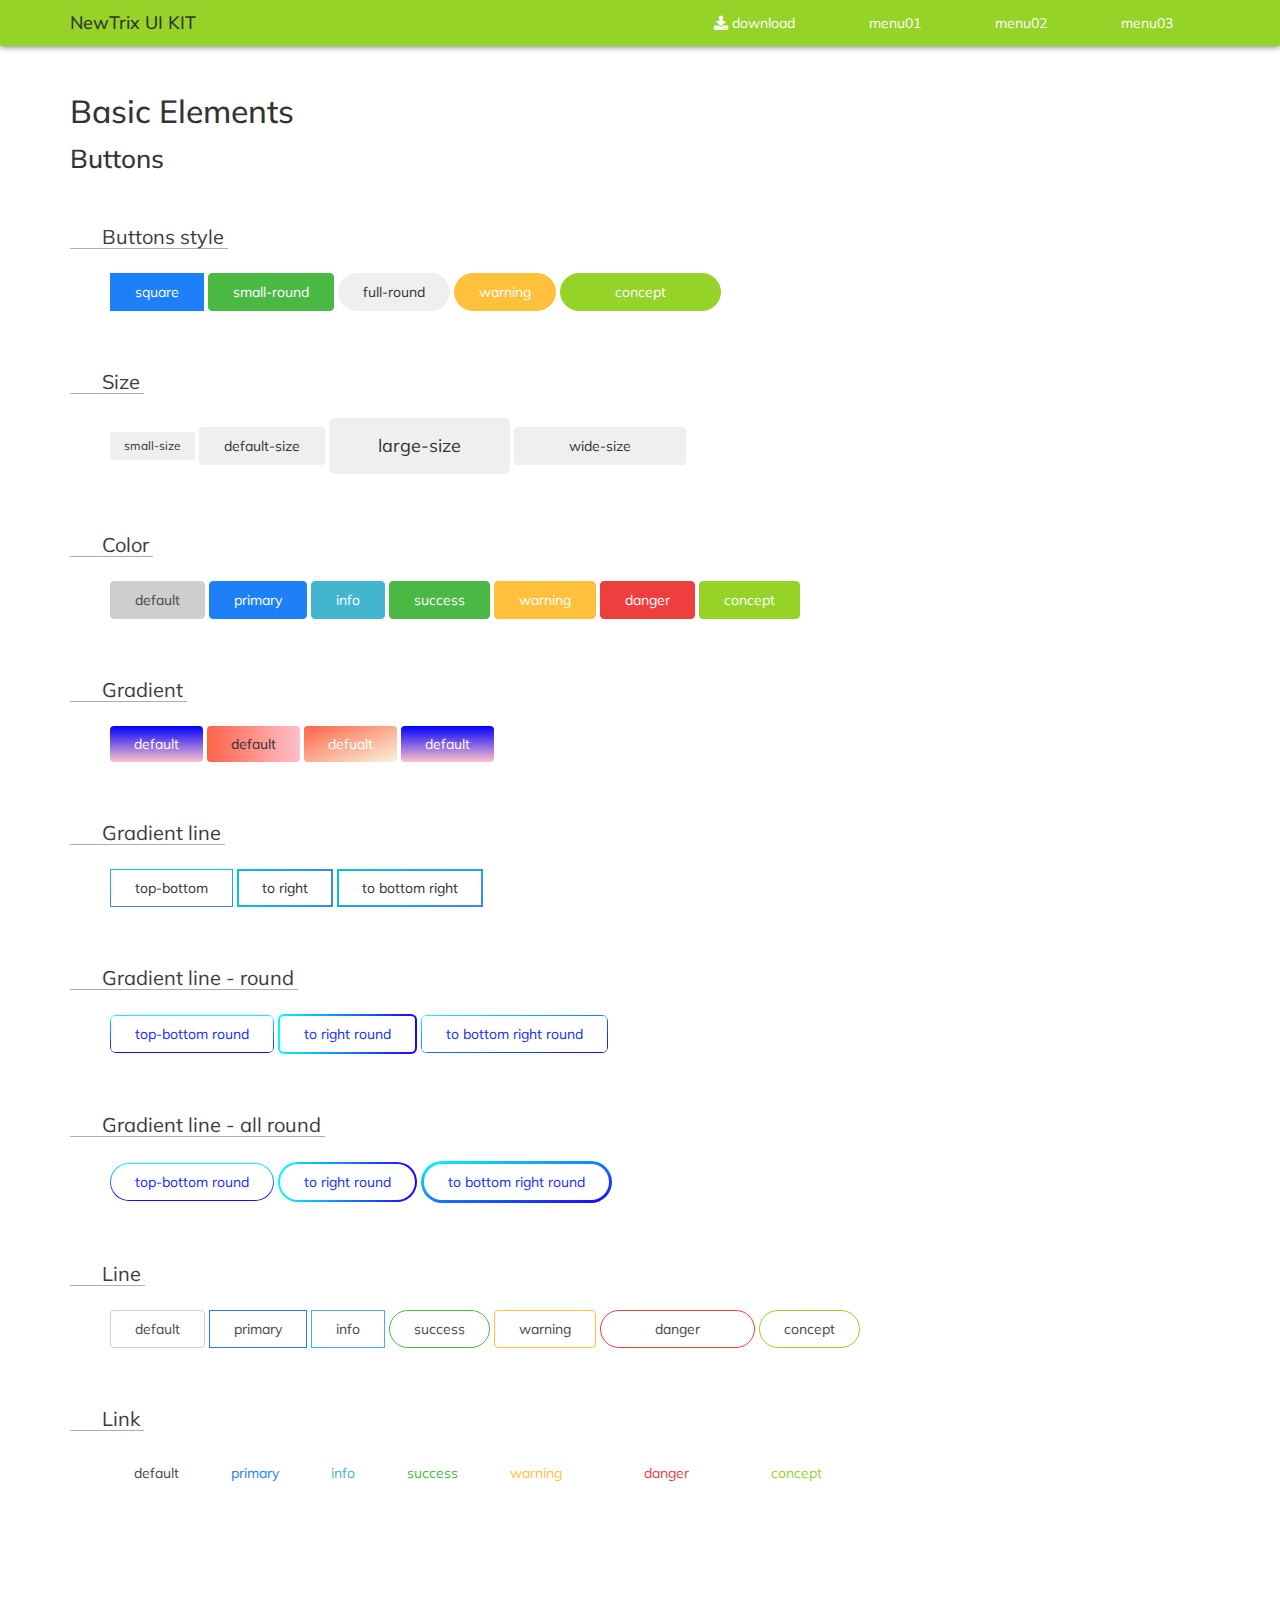
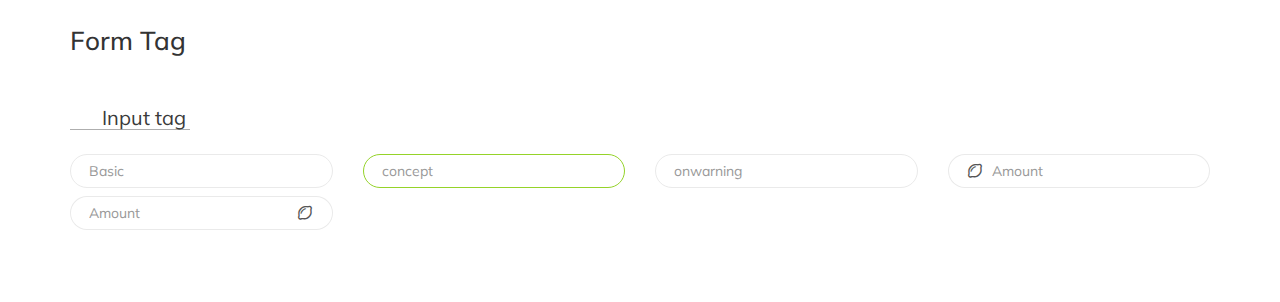
<file: conponent-page/index.html>
<!DOCTYPE html>
<html lang="ko">
<head>
    <meta charset="utf-8">
    <title>Newtrix Style page</title>
    <link href="https://fonts.googleapis.com/css?family=Muli|Nanum+Gothic" rel="stylesheet">
    <link rel="stylesheet" type="text/css" href="css/bootstrap.css">
    <!-- <link rel="stylesheet" type="text/css" href="css/bootstrap-theme.css"> -->
    <link rel="stylesheet" type="text/css" href="css/fontawesome-all.css">
    <link rel="stylesheet" type="text/css" href="css/select2.css" />
    <link rel="stylesheet" type="text/css" href="css/main.css">
    <script src="js/jquery-3.3.1.js"></script>
    <script src="js/jquery-ui.js"></script>
    <script src="js/bootstrap.js"></script>
    <script src="js/select2.js"></script>
    <script src="js/icon-withform-line-on.js"></script>
</head>
<body>

  <header class="container-fluid">
    <div class="container">
         <h1 class="logo">NewTrix UI KIT</h1>
         <ul class="main_menu">
             <li>
               <button class="btn on_shadow download"><i class="fas fa-download"></i> download</a></button>
             </li>
             <li>
               <button class="btn btn-link btn-all-round">menu01</button>
             </li>
             <li>
               <button class="btn btn-link btn-all-round">menu02</button>
             </li>
             <li>
               <button class="btn btn-link btn-all-round">menu03</button>
             </li>
          </ul>
    </div>
  </header>
  <div>
    
  </div>
  
  <section>
    <div class="container">
      <h3>Basic Elements</h3>
      <h4>Buttons</h4>
      <div id="button_style">
        <p class="element"><span>Buttons style</span></p>
        <button class="btn btn_square btn-primary">square</button>
        <button class="btn default  btn-success">small-round</button>
        <button class="btn btn_all_round">full-round</button>
        <button class="btn btn-warning btn_all_round">warning</button>
        <button class="btn btn-concept btn-wd btn_all_round on_shadow">concept</button>

        <p class="element"><span>Size</span></p>
        <button class="btn btn-sm">small-size</button>
        <button class="btn">default-size</button>
        <button class="btn btn-lg">large-size</button>
        <button class="btn btn-wd">wide-size</button>

        <p class="element"><span>Color</span></p>
        <button class="btn btn-default">default</button>
        <button class="btn btn-primary on_shadow">primary</button>
        <button class="btn btn-info">info</button>
        <button class="btn btn-success">success</button>
        <button class="btn btn-warning">warning</button>
        <button class="btn btn-danger">danger</button>
        <button class="btn btn-concept">concept</button>

        <p class="element"><span>Gradient</span></p>
        <button class="btn gradi-bg-t-b font-white">default</button>
        <button class="btn gradi-bg-to-r">default</button>
        <button class="btn gradi-bg-to-br font-white">defualt</button>
        <button class="btn gradi-bg-t-b font-white">default</button>

        <p class="element"><span>Gradient line</span></p>
        <button class="btn gradi-L-t-b">top-bottom</button>
        <button class="btn gradi-L-to-r width2px">to right</button>
        <button class="btn gradi-L-to-br width2px">to bottom right</button>

         <p class="element"><span>Gradient line - round</span></p>
        <button class="btn gradi-L-t-b-round"><span>top-bottom round</span></button>
        <button class="btn gradi-L-to-r-round width2px"><span>to right  round</span></button>
        <button class="btn gradi-L-to-br-round "><span>to bottom right round</span></button>

        <p class="element"><span>Gradient line - all round</span></p>
        <button class="btn gradi-L-t-b-allround"><span>top-bottom round</span></button>
        <button class="btn gradi-L-to-r-allround width2px"><span>to right  round</span></button>
        <button class="btn gradi-L-to-br-allround width3px"><span>to bottom right round</span></button>

        <p class="element"><span>Line</span></p>
        <button class="btn btn-line btn-default">default</button>
        <button class="btn btn-line btn_square btn-primary">primary</button>
        <button class="btn btn-line btn_square btn-info">info</button>
        <button class="btn btn-line btn-success btn_all_round">success</button>
        <button class="btn btn-line btn-warning">warning</button>
        <button class="btn btn-line btn-danger btn-wd btn_all_round">danger</button>
        <button class="btn btn-line btn-concept btn_all_round">concept</button>

        <p class="element"><span>Link</span></p>
        <button class="btn btn-link btn-default">default</button>
        <button class="btn btn-link btn-primary btn_square">primary</button>
        <button class="btn btn-link btn-info">info</button>
        <button class="btn btn-link btn-success on_shadow">success</button>
        <button class="btn btn-link btn-warning">warning</button>
        <button class="btn btn-link btn-danger btn-wd btn_all_round">danger</button>
        <button class="btn btn-link btn-concept btn_all_round on_shadow">concept</button>
      </div>
    </div>
  </section>

  <section>
    <div class="container">
      <h4>Form Tag</h4>
      <div id="input_style">
        <p class="element"><span>Input tag</span></p>
        <div class="row">
          <div class="col-lg-3 col-md-3 col-sm-6 col-xs-12">
            <div class="form-group">
              <input type="text" name="" class="form-control " placeholder="Basic">
            </div>
          </div>
          <div class="col-lg-3 col-md-3 col-sm-6 col-xs-12">
            <div class="form-group ctr-success">
              <input type="text" name="" class="form-control form-control-concept" placeholder="concept">
            </div>
          </div>
          <div class="col-lg-3 col-md-3 col-sm-6 col-xs-12">
            <div class="form-group line-on-primary">
              <input type="text" name="" class="form-control " placeholder="onwarning">
            </div>
          </div>
          <form class="form-inline col-lg-3 col-md-3 col-sm-6 col-xs-12">
            <div class="form-group form-control-icon-left line-on-warning">
              <label class="sr-only" for="exampleInputAmount">Amount (in dollars)</label>
              <div class="input-group">
                <div class="input-group-addon"><i class="far fa-lemon"></i></div>
                <input type="text" class="form-control" id="exampleInputAmount" placeholder="Amount">
              </div>
            </div>
        </form>
        <form class="form-inline col-lg-3 col-md-3 col-sm-6 col-xs-12">
            <div class="form-group form-control-icon-right line-on-warning">
              <label class="sr-only" for="exampleInputAmount">Amount (in dollars)</label>
              <div class="input-group">
                <input type="text" class="form-control" id="exampleInputAmount" placeholder="Amount">
                <div class="input-group-addon"><i class="far fa-lemon"></i></div>
              </div>
            </div>
        </form>
        </div>
      </div><!-- input_style -->
    </div> 
  </section>

</body>
</html>
</file>
<file: conponent-page/css/select2.css>
.select2-container {
  box-sizing: border-box;
  display: inline-block;
  margin: 0;
  position: relative;
  vertical-align: middle; }
  .select2-container .select2-selection--single {
    box-sizing: border-box;
    cursor: pointer;
    display: block;
    height: 28px;
    user-select: none;
    -webkit-user-select: none; }
    .select2-container .select2-selection--single .select2-selection__rendered {
      display: block;
      padding-left: 8px;
      padding-right: 20px;
      overflow: hidden;
      text-overflow: ellipsis;
      white-space: nowrap; }
    .select2-container .select2-selection--single .select2-selection__clear {
      position: relative; }
  .select2-container[dir="rtl"] .select2-selection--single .select2-selection__rendered {
    padding-right: 8px;
    padding-left: 20px; }
  .select2-container .select2-selection--multiple {
    box-sizing: border-box;
    cursor: pointer;
    display: block;
    min-height: 32px;
    user-select: none;
    -webkit-user-select: none; }
    .select2-container .select2-selection--multiple .select2-selection__rendered {
      display: inline-block;
      overflow: hidden;
      padding-left: 8px;
      text-overflow: ellipsis;
      white-space: nowrap; }
  .select2-container .select2-search--inline {
    float: left; }
    .select2-container .select2-search--inline .select2-search__field {
      box-sizing: border-box;
      border: none;
      font-size: 100%;
      margin-top: 5px;
      padding: 0; }
      .select2-container .select2-search--inline .select2-search__field::-webkit-search-cancel-button {
        -webkit-appearance: none; }

.select2-dropdown {
  background-color: white;
  border: 1px solid #aaa;
  border-radius: 4px;
  box-sizing: border-box;
  display: block;
  position: absolute;
  left: -100000px;
  width: 100%;
  z-index: 1051; }

.select2-results {
  display: block; }

.select2-results__options {
  list-style: none;
  margin: 0;
  padding: 0; }

.select2-results__option {
  padding: 6px;
  user-select: none;
  -webkit-user-select: none; }
  .select2-results__option[aria-selected] {
    cursor: pointer; }

.select2-container--open .select2-dropdown {
  left: 0; }

.select2-container--open .select2-dropdown--above {
  border-bottom: none;
  border-bottom-left-radius: 0;
  border-bottom-right-radius: 0; }

.select2-container--open .select2-dropdown--below {
  border-top: none;
  border-top-left-radius: 0;
  border-top-right-radius: 0; }

.select2-search--dropdown {
  display: block;
  padding: 4px; }
  .select2-search--dropdown .select2-search__field {
    padding: 4px;
    width: 100%;
    box-sizing: border-box; }
    .select2-search--dropdown .select2-search__field::-webkit-search-cancel-button {
      -webkit-appearance: none; }
  .select2-search--dropdown.select2-search--hide {
    display: none; }

.select2-close-mask {
  border: 0;
  margin: 0;
  padding: 0;
  display: block;
  position: fixed;
  left: 0;
  top: 0;
  min-height: 100%;
  min-width: 100%;
  height: auto;
  width: auto;
  opacity: 0;
  z-index: 99;
  background-color: #fff;
  filter: alpha(opacity=0); }

.select2-hidden-accessible {
  border: 0 !important;
  clip: rect(0 0 0 0) !important;
  -webkit-clip-path: inset(50%) !important;
  clip-path: inset(50%) !important;
  height: 1px !important;
  overflow: hidden !important;
  padding: 0 !important;
  position: absolute !important;
  width: 1px !important;
  white-space: nowrap !important; }

.select2-container--default .select2-selection--single {
  background-color: #fff;
  border: 1px solid #aaa;
  border-radius: 4px; }
  .select2-container--default .select2-selection--single .select2-selection__rendered {
    color: #444;
    line-height: 28px; }
  .select2-container--default .select2-selection--single .select2-selection__clear {
    cursor: pointer;
    float: right;
    font-weight: bold; }
  .select2-container--default .select2-selection--single .select2-selection__placeholder {
    color: #999; }
  .select2-container--default .select2-selection--single .select2-selection__arrow {
    height: 26px;
    position: absolute;
    top: 1px;
    right: 1px;
    width: 20px; }
    .select2-container--default .select2-selection--single .select2-selection__arrow b {
      border-color: #888 transparent transparent transparent;
      border-style: solid;
      border-width: 5px 4px 0 4px;
      height: 0;
      left: 50%;
      margin-left: -4px;
      margin-top: -2px;
      position: absolute;
      top: 50%;
      width: 0; }

.select2-container--default[dir="rtl"] .select2-selection--single .select2-selection__clear {
  float: left; }

.select2-container--default[dir="rtl"] .select2-selection--single .select2-selection__arrow {
  left: 1px;
  right: auto; }

.select2-container--default.select2-container--disabled .select2-selection--single {
  background-color: #eee;
  cursor: default; }
  .select2-container--default.select2-container--disabled .select2-selection--single .select2-selection__clear {
    display: none; }

.select2-container--default.select2-container--open .select2-selection--single .select2-selection__arrow b {
  border-color: transparent transparent #888 transparent;
  border-width: 0 4px 5px 4px; }

.select2-container--default .select2-selection--multiple {
  background-color: white;
  border: 1px solid #aaa;
  border-radius: 4px;
  cursor: text; }
  .select2-container--default .select2-selection--multiple .select2-selection__rendered {
    box-sizing: border-box;
    list-style: none;
    margin: 0;
    padding: 0 5px;
    width: 100%; }
    .select2-container--default .select2-selection--multiple .select2-selection__rendered li {
      list-style: none; }
  .select2-container--default .select2-selection--multiple .select2-selection__placeholder {
    color: #999;
    margin-top: 5px;
    float: left; }
  .select2-container--default .select2-selection--multiple .select2-selection__clear {
    cursor: pointer;
    float: right;
    font-weight: bold;
    margin-top: 5px;
    margin-right: 10px; }
  .select2-container--default .select2-selection--multiple .select2-selection__choice {
    background-color: #e4e4e4;
    border: 1px solid #aaa;
    border-radius: 4px;
    cursor: default;
    float: left;
    margin-right: 5px;
    margin-top: 5px;
    padding: 0 5px; }
  .select2-container--default .select2-selection--multiple .select2-selection__choice__remove {
    color: #999;
    cursor: pointer;
    display: inline-block;
    font-weight: bold;
    margin-right: 2px; }
    .select2-container--default .select2-selection--multiple .select2-selection__choice__remove:hover {
      color: #333; }

.select2-container--default[dir="rtl"] .select2-selection--multiple .select2-selection__choice, .select2-container--default[dir="rtl"] .select2-selection--multiple .select2-selection__placeholder, .select2-container--default[dir="rtl"] .select2-selection--multiple .select2-search--inline {
  float: right; }

.select2-container--default[dir="rtl"] .select2-selection--multiple .select2-selection__choice {
  margin-left: 5px;
  margin-right: auto; }

.select2-container--default[dir="rtl"] .select2-selection--multiple .select2-selection__choice__remove {
  margin-left: 2px;
  margin-right: auto; }

.select2-container--default.select2-container--focus .select2-selection--multiple {
  border: solid black 1px;
  outline: 0; }

.select2-container--default.select2-container--disabled .select2-selection--multiple {
  background-color: #eee;
  cursor: default; }

.select2-container--default.select2-container--disabled .select2-selection__choice__remove {
  display: none; }

.select2-container--default.select2-container--open.select2-container--above .select2-selection--single, .select2-container--default.select2-container--open.select2-container--above .select2-selection--multiple {
  border-top-left-radius: 0;
  border-top-right-radius: 0; }

.select2-container--default.select2-container--open.select2-container--below .select2-selection--single, .select2-container--default.select2-container--open.select2-container--below .select2-selection--multiple {
  border-bottom-left-radius: 0;
  border-bottom-right-radius: 0; }

.select2-container--default .select2-search--dropdown .select2-search__field {
  border: 1px solid #aaa; }

.select2-container--default .select2-search--inline .select2-search__field {
  background: transparent;
  border: none;
  outline: 0;
  box-shadow: none;
  -webkit-appearance: textfield; }

.select2-container--default .select2-results > .select2-results__options {
  max-height: 200px;
  overflow-y: auto; }

.select2-container--default .select2-results__option[role=group] {
  padding: 0; }

.select2-container--default .select2-results__option[aria-disabled=true] {
  color: #999; }

.select2-container--default .select2-results__option[aria-selected=true] {
  background-color: #ddd; }

.select2-container--default .select2-results__option .select2-results__option {
  padding-left: 1em; }
  .select2-container--default .select2-results__option .select2-results__option .select2-results__group {
    padding-left: 0; }
  .select2-container--default .select2-results__option .select2-results__option .select2-results__option {
    margin-left: -1em;
    padding-left: 2em; }
    .select2-container--default .select2-results__option .select2-results__option .select2-results__option .select2-results__option {
      margin-left: -2em;
      padding-left: 3em; }
      .select2-container--default .select2-results__option .select2-results__option .select2-results__option .select2-results__option .select2-results__option {
        margin-left: -3em;
        padding-left: 4em; }
        .select2-container--default .select2-results__option .select2-results__option .select2-results__option .select2-results__option .select2-results__option .select2-results__option {
          margin-left: -4em;
          padding-left: 5em; }
          .select2-container--default .select2-results__option .select2-results__option .select2-results__option .select2-results__option .select2-results__option .select2-results__option .select2-results__option {
            margin-left: -5em;
            padding-left: 6em; }

.select2-container--default .select2-results__option--highlighted[aria-selected] {
  background-color: #5897fb;
  color: white; }

.select2-container--default .select2-results__group {
  cursor: default;
  display: block;
  padding: 6px; }

.select2-container--classic .select2-selection--single {
  background-color: #f7f7f7;
  border: 1px solid #aaa;
  border-radius: 4px;
  outline: 0;
  background-image: -webkit-linear-gradient(top, white 50%, #eeeeee 100%);
  background-image: -o-linear-gradient(top, white 50%, #eeeeee 100%);
  background-image: linear-gradient(to bottom, white 50%, #eeeeee 100%);
  background-repeat: repeat-x;
  filter: progid:DXImageTransform.Microsoft.gradient(startColorstr='#FFFFFFFF', endColorstr='#FFEEEEEE', GradientType=0); }
  .select2-container--classic .select2-selection--single:focus {
    border: 1px solid #5897fb; }
  .select2-container--classic .select2-selection--single .select2-selection__rendered {
    color: #444;
    line-height: 28px; }
  .select2-container--classic .select2-selection--single .select2-selection__clear {
    cursor: pointer;
    float: right;
    font-weight: bold;
    margin-right: 10px; }
  .select2-container--classic .select2-selection--single .select2-selection__placeholder {
    color: #999; }
  .select2-container--classic .select2-selection--single .select2-selection__arrow {
    background-color: #ddd;
    border: none;
    border-left: 1px solid #aaa;
    border-top-right-radius: 4px;
    border-bottom-right-radius: 4px;
    height: 26px;
    position: absolute;
    top: 1px;
    right: 1px;
    width: 20px;
    background-image: -webkit-linear-gradient(top, #eeeeee 50%, #cccccc 100%);
    background-image: -o-linear-gradient(top, #eeeeee 50%, #cccccc 100%);
    background-image: linear-gradient(to bottom, #eeeeee 50%, #cccccc 100%);
    background-repeat: repeat-x;
    filter: progid:DXImageTransform.Microsoft.gradient(startColorstr='#FFEEEEEE', endColorstr='#FFCCCCCC', GradientType=0); }
    .select2-container--classic .select2-selection--single .select2-selection__arrow b {
      border-color: #888 transparent transparent transparent;
      border-style: solid;
      border-width: 5px 4px 0 4px;
      height: 0;
      left: 50%;
      margin-left: -4px;
      margin-top: -2px;
      position: absolute;
      top: 50%;
      width: 0; }

.select2-container--classic[dir="rtl"] .select2-selection--single .select2-selection__clear {
  float: left; }

.select2-container--classic[dir="rtl"] .select2-selection--single .select2-selection__arrow {
  border: none;
  border-right: 1px solid #aaa;
  border-radius: 0;
  border-top-left-radius: 4px;
  border-bottom-left-radius: 4px;
  left: 1px;
  right: auto; }

.select2-container--classic.select2-container--open .select2-selection--single {
  border: 1px solid #5897fb; }
  .select2-container--classic.select2-container--open .select2-selection--single .select2-selection__arrow {
    background: transparent;
    border: none; }
    .select2-container--classic.select2-container--open .select2-selection--single .select2-selection__arrow b {
      border-color: transparent transparent #888 transparent;
      border-width: 0 4px 5px 4px; }

.select2-container--classic.select2-container--open.select2-container--above .select2-selection--single {
  border-top: none;
  border-top-left-radius: 0;
  border-top-right-radius: 0;
  background-image: -webkit-linear-gradient(top, white 0%, #eeeeee 50%);
  background-image: -o-linear-gradient(top, white 0%, #eeeeee 50%);
  background-image: linear-gradient(to bottom, white 0%, #eeeeee 50%);
  background-repeat: repeat-x;
  filter: progid:DXImageTransform.Microsoft.gradient(startColorstr='#FFFFFFFF', endColorstr='#FFEEEEEE', GradientType=0); }

.select2-container--classic.select2-container--open.select2-container--below .select2-selection--single {
  border-bottom: none;
  border-bottom-left-radius: 0;
  border-bottom-right-radius: 0;
  background-image: -webkit-linear-gradient(top, #eeeeee 50%, white 100%);
  background-image: -o-linear-gradient(top, #eeeeee 50%, white 100%);
  background-image: linear-gradient(to bottom, #eeeeee 50%, white 100%);
  background-repeat: repeat-x;
  filter: progid:DXImageTransform.Microsoft.gradient(startColorstr='#FFEEEEEE', endColorstr='#FFFFFFFF', GradientType=0); }

.select2-container--classic .select2-selection--multiple {
  background-color: white;
  border: 1px solid #aaa;
  border-radius: 4px;
  cursor: text;
  outline: 0; }
  .select2-container--classic .select2-selection--multiple:focus {
    border: 1px solid #5897fb; }
  .select2-container--classic .select2-selection--multiple .select2-selection__rendered {
    list-style: none;
    margin: 0;
    padding: 0 5px; }
  .select2-container--classic .select2-selection--multiple .select2-selection__clear {
    display: none; }
  .select2-container--classic .select2-selection--multiple .select2-selection__choice {
    background-color: #e4e4e4;
    border: 1px solid #aaa;
    border-radius: 4px;
    cursor: default;
    float: left;
    margin-right: 5px;
    margin-top: 5px;
    padding: 0 5px; }
  .select2-container--classic .select2-selection--multiple .select2-selection__choice__remove {
    color: #888;
    cursor: pointer;
    display: inline-block;
    font-weight: bold;
    margin-right: 2px; }
    .select2-container--classic .select2-selection--multiple .select2-selection__choice__remove:hover {
      color: #555; }

.select2-container--classic[dir="rtl"] .select2-selection--multiple .select2-selection__choice {
  float: right;
  margin-left: 5px;
  margin-right: auto; }

.select2-container--classic[dir="rtl"] .select2-selection--multiple .select2-selection__choice__remove {
  margin-left: 2px;
  margin-right: auto; }

.select2-container--classic.select2-container--open .select2-selection--multiple {
  border: 1px solid #5897fb; }

.select2-container--classic.select2-container--open.select2-container--above .select2-selection--multiple {
  border-top: none;
  border-top-left-radius: 0;
  border-top-right-radius: 0; }

.select2-container--classic.select2-container--open.select2-container--below .select2-selection--multiple {
  border-bottom: none;
  border-bottom-left-radius: 0;
  border-bottom-right-radius: 0; }

.select2-container--classic .select2-search--dropdown .select2-search__field {
  border: 1px solid #aaa;
  outline: 0; }

.select2-container--classic .select2-search--inline .select2-search__field {
  outline: 0;
  box-shadow: none; }

.select2-container--classic .select2-dropdown {
  background-color: white;
  border: 1px solid transparent; }

.select2-container--classic .select2-dropdown--above {
  border-bottom: none; }

.select2-container--classic .select2-dropdown--below {
  border-top: none; }

.select2-container--classic .select2-results > .select2-results__options {
  max-height: 200px;
  overflow-y: auto; }

.select2-container--classic .select2-results__option[role=group] {
  padding: 0; }

.select2-container--classic .select2-results__option[aria-disabled=true] {
  color: grey; }

.select2-container--classic .select2-results__option--highlighted[aria-selected] {
  background-color: #3875d7;
  color: white; }

.select2-container--classic .select2-results__group {
  cursor: default;
  display: block;
  padding: 6px; }

.select2-container--classic.select2-container--open .select2-dropdown {
  border-color: #5897fb; }
</file>
<file: conponent-page/css/main.css>
* { margin: 0; padding: 0; box-sizing: border-box; }
body { font-family: 'Muli', 'Helvetica','Tahoma','Geneva','Arial','Nanum Gothic', sans-serif; }
hr { margin-top: 0px; margin-bottom: 0px; width: 100%; border: 1px solid #eaeaea; border-bottom: none; }
a { text-decoration: none; }
a:-webkit-any-link { text-decoration: none;  }
a:hover, a:active { color: inherit; }
p { margin: 0 0 0px; margin-bottom: 0px; }
li { list-style-type: none; }
img { max-width:100%; border:0; }
button { text-decoration: none;  outline: none; }
.btn { text-decoration: none; outline: none; }
h1, .h1, h2, .h2, h3, .h3 { margin-top: 0px; margin-bottom: 0px; }
ul, ol { margin-top: 0px; margin-bottom: 0px; }

/* btn-default style add */
.btn-default {
  color: #484848;
  background-color: #cecece;
  border-color: #cecece;
}
.btn-default:hover {
  color: #fff;
  background-color: #b7b7b7;
  border-color: #b7b7b7;
}
.btn-default:focus, .btn-default.focus {
  box-shadow: 0 0 0 0.1rem rgba(172, 172, 172, 0.3);
  text-decoration: none;
}
.btn-default.disabled, .btn-default:disabled {
  color: #fff;
  background-color: #acacac;
  border-color: #acacac;
}
.btn-default:not(:disabled):not(.disabled):active, .btn-default:not(:disabled):not(.disabled).active,
.show > .btn-default.dropdown-toggle {
  color: #fff;
  background-color: #898989;
  border-color: #737373;
}
.btn-default:not(:disabled):not(.disabled):active:focus, .btn-default:not(:disabled):not(.disabled).active:focus,
.show > .btn-default.dropdown-toggle:focus {
  box-shadow: 0 0 0 0.1rem rgba(181, 181, 181, 0.4);
}


/* btn-concept style add */
.btn-concept {
  color: #fff;
  /*background-color: #8e3cb0;
  border-color: #8e3cb0;*/
  background-color: #95d329;
  border-color: #95d329;
}
.btn-concept:hover {
  color: #fff;
 /* background-color: #a25bbf;
  border-color: #a25bbf;*/
  background-color: #add468;
  border-color: #add468;
}
.btn-concept:focus, .btn-concept.focus {
 /* box-shadow: 0 0 0 0.1rem rgba(128, 62, 155, 0.3);*/
 box-shadow: 0 0 0 0.1rem rgba(128, 185, 30, 0.3);
  text-decoration: none;
}
.btn-concept.disabled, .btn-concept:disabled {
  color: #fff;
  /*background-color: #782c97;
  border-color: #782c97;*/
  background-color: #87c221;
  border-color: #87c221;
}
.btn-concept:not(:disabled):not(.disabled):active, .btn-concept:not(:disabled):not(.disabled).active,
.show > .btn-concept.dropdown-toggle {
  color: #fff;
  /*background-color: #5f157d;
  border-color: #501169;*/
  background-color: #86b13c;
  border-color: #6f844a;
}
.btn-concept:not(:disabled):not(.disabled):active:focus, .btn-concept:not(:disabled):not(.disabled).active:focus,
.show > .btn-concept.dropdown-toggle:focus {
  /*box-shadow: 0 0 0 0.1rem rgba(128, 62, 155, 0.4);*/
  box-shadow: 0 0 0 0.1rem rgba(162, 191, 111, 0.4);
}




.gradi-bg-t-b { background: linear-gradient(blue, pink); border: 0; }
.gradi-bg-to-r { background: linear-gradient(to right, tomato, pink); border: 0; }
.gradi-bg-to-br { background: linear-gradient(to bottom right, tomato, beige); border: 0; }
.gradi-L-t-b { box-sizing: border-box; border-image: linear-gradient( #01c9ca, #3886FF); border-image-slice: 1; background: #f7f7f7; border-image-width: 1px; background: none;  }
.gradi-L-to-r { box-sizing: border-box; border-image: linear-gradient(to right, #01c9ca, #3886FF); border-image-slice: 1; background: #f7f7f7; border-image-width: 1px; background: none;  }
.gradi-L-to-br { box-sizing: border-box; border-image: linear-gradient(to bottom right, #01c9ca, #3886FF); border-image-slice: 1; background: #f7f7f7; border-image-width: 1px; background: none;  }
.gradi-L-t-b.width2px, .gradi-L-to-r.width2px, .gradi-L-to-br.width2px { border-image-width: 2px; }
.gradi-L-t-b.width3px, .gradi-L-to-r.width3px, .gradi-L-to-br.width3px { border-image-width: 3px; }
.gradi-L-t-b.width4px, .gradi-L-to-r.width4px, .gradi-L-to-br.width4px { border-image-width: 4px; }
.gradi-L-t-b.width5px, .gradi-L-to-r.width5px, .gradi-L-to-br.width5px { border-image-width: 5px; }
.gradi-L-t-b.width6px, .gradi-L-to-r.width6px, .gradi-L-to-br.width6px { border-image-width: 6px; }
.gradi-L-t-b.width7px, .gradi-L-to-r.width7px, .gradi-L-to-br.width7px { border-image-width: 7px; }
.gradi-L-t-b.width8px, .gradi-L-to-r.width8px, .gradi-L-to-br.width8px { border-image-width: 8px; }
.gradi-L-t-b.width9px, .gradi-L-to-r.width9px, .gradi-L-to-br.width9px { border-image-width: 9px; }
.gradi-L-t-b.width10px, .gradi-L-to-r.width10px, .gradi-L-to-br.width10px { border-image-width: 2px; }
.gradi-L-t-b-round { box-sizing: border-box; background: linear-gradient(#05FBFF,#1E00FF); border-radius: 6px; color: #122dff; padding:1px; border: none; }
.gradi-L-to-r-round { box-sizing: border-box; background: linear-gradient(to right, #05FBFF,#1E00FF); border-radius: 6px; color: #122dff; padding: 1px; border: none; }
.gradi-L-to-br-round { box-sizing: border-box; background: linear-gradient(to bottom right, #05FBFF,#1E00FF); border-radius: 6px; color: #122dff; padding: 1px; border: none; }
.gradi-L-t-b-allround { box-sizing: border-box; background: linear-gradient(#05FBFF,#1E00FF); border-radius: 30px; color: #122dff; padding:1px; border: none; }
.gradi-L-to-r-allround { box-sizing: border-box; background: linear-gradient(to right, #05FBFF,#1E00FF); border-radius: 30px; color: #122dff; padding: 1px; border: none; }
.gradi-L-to-br-allround { box-sizing: border-box; background: linear-gradient(to bottom right, #05FBFF,#1E00FF); border-radius: 30px; color: #122dff; padding: 1px; border: none; }

.gradi-L-t-b-round span, .gradi-L-to-r-round span, .gradi-L-to-br-round span { background: #fff; display: block; padding: 8px 24px; border-radius: 4px;  }
.gradi-L-t-b-allround span, .gradi-L-to-r-allround span, .gradi-L-to-br-allround span { background: #fff; display: block; padding: 8px 24px;  border-radius: 30px;  }

.gradi-L-t-b-round.width1px, .gradi-L-to-r-round.width1px, .gradi-L-to-br-round.width1px, .gradi-L-t-b-allround.width1px, .gradi-L-to-r-allround.width1px, .gradi-L-to-br-allround.width1px { padding:1px; }
.gradi-L-t-b-round.width2px, .gradi-L-to-r-round.width2px, .gradi-L-to-br-round.width2px, .gradi-L-t-b-allround.width2px, .gradi-L-to-r-allround.width2px, .gradi-L-to-br-allround.width2px { padding:2px; }
.gradi-L-t-b-round.width3px, .gradi-L-to-r-round.width3px, .gradi-L-to-br-round.width3px, .gradi-L-t-b-allround.width3px, .gradi-L-to-r-allround.width3px, .gradi-L-to-br-allround.width3px { padding:3px; }
.gradi-L-t-b-round.width4px, .gradi-L-to-r-round.width4px, .gradi-L-to-br-round.width4px, .gradi-L-t-b-allround.width4px, .gradi-L-to-r-allround.width4px, .gradi-L-to-br-allround.width4px { padding:4px; }
.gradi-L-t-b-round.width5px, .gradi-L-to-r-round.width5px, .gradi-L-to-br-round.width5px, .gradi-L-t-b-allround.width5px, .gradi-L-to-r-allround.width5px, .gradi-L-to-br-allround.width5px { padding:5px; }
.gradi-L-t-b-round.width6px, .gradi-L-to-r-round.width6px, .gradi-L-to-br-round.width6px, .gradi-L-t-b-allround.width6px, .gradi-L-to-r-allround.width6px, .gradi-L-to-br-allround.width6px { padding:6px; }
.gradi-L-t-b-round.width7px, .gradi-L-to-r-round.width7px, .gradi-L-to-br-round.width7px, .gradi-L-t-b-allround.width7px, .gradi-L-to-r-allround.width7px, .gradi-L-to-br-allround.width7px { padding:7px; }
.gradi-L-t-b-round.width8px, .gradi-L-to-r-round.width8px, .gradi-L-to-br-round.width8px, .gradi-L-t-b-allround.width8px, .gradi-L-to-r-allround.width8px, .gradi-L-to-br-allround.width8px { padding:8px; }
.gradi-L-t-b-round.width9px, .gradi-L-to-r-round.width9px, .gradi-L-to-br-round.width9px, .gradi-L-t-b-allround.width9px, .gradi-L-to-r-allround.width9px, .gradi-L-to-br-allround.width9px { padding:9px; }
.gradi-L-t-b-round.width10px, .gradi-L-to-r-round.width10px, .gradi-L-to-br-round.width10px, .gradi-L-t-b-allround.width10px, .gradi-L-to-r-allround.width10px, .gradi-L-to-br-allround.width10px { padding:10px; }


.btn_square { border-radius: 0;  }
.btn_all_round { border-radius: 30px; }
.btn-sm {  padding: 4px 13px; }
.btn-lg {  padding: 15px 48px; }
.btn-wd {  padding: 8px 54px; }
.btn-line { color: #484848; background: transparent;  }
.btn-line:hover { text-decoration: none; color: #fff; }
.btn-link { border: none; background: none;  border: 0px;}
.btn-link:hover { text-decoration: none; border: 0px; }
.btn-link.btn-default, .btn-link.default { color: #484848; }
.btn-link.btn-default:hover, .btn-link.btn-default:active, .btn-link.default:hover, .btn-link.default:active {  background: #f4f4f4; }
.btn-link.btn-primary { color: #1d80f9; }
.btn-link.btn-primary:hover, .btn-link.btn-primary:active {  background: #f1f5fa; }
.btn-link.btn-info { color: #42b6cf; }
.btn-link.btn-info:hover, .btn-link.btn-info:active{  background: #ecf8fa; }
.btn-link.btn-success { color: #4ab944; }
.btn-link.btn-success:hover, .btn-link.btn-success:active {  background: #f4fcf4; }
.btn-link.btn-warning { color: #ffc13c; }
.btn-link.btn-warning:hover, .btn-link.btn-warning:active {  background: #fdf9f0; }
.btn-link.btn-danger { color: #ef3e3e; }
.btn-link.btn-danger:hover, .btn-link.btn-danger:active {  background: #fff6f6; }
.btn-link.btn-secondary { color: #6c757d; }
.btn-link.btn-secondary:hover, .btn-link.btn-secondary:active {  background: #f0f3f5; }
.btn-link.btn-concept { color: #95d329; }
.btn-link.btn-concept:hover, .btn-link.btn-concept:active {  background: #f8faf3; }
.on_shadow:hover { box-shadow: 1px 2px 3px rgba(184,184,184,1); }
.font-white { color: white; }


header { background-color: #95d329; height: 46px; line-height: 46px;  box-shadow: 0px 1px 6px rgba(72,72,72,0.7); }
header .logo { font-size: 18px; float: left; line-height: 46px; font-weight: 500; }
header>div { overflow: hidden; }
header>div ul { float: right;  }
header>div ul li  { float: left; padding: 0px 8px ; margin: 0 4px;  }
header>div ul li a { color: white; }
header>div ul li button.btn { vertical-align: inherit;  border-color: #fff; background: #95d329; color: #fff; border: 1px solid transparent;  }
header>div ul li button.btn:hover { background: #add468; color: white; border: 1px solid #95d329; }

section .container {  padding-top: 48px; padding-bottom: 64px;  }
section h3 {  font-size: 32px; }
section h4 { font-size: 26px; margin-top: 16px;  margin-bottom: 38px; }
section p.element {  margin-top: 52px; margin-bottom: 24px;  }
section p.element:after { content: ""; display: block; clear: both;  }
section p.element span { font-size: 20px; padding-left: 32px; padding-right: 4px; border-bottom: 1px solid #aeaeae; display: inline-block; line-height: 22px; color: #3a3a3a; }
section p+button { margin-left: 40px; }
section button.btn { margin-bottom: 8px; }

.form-group, .input-group { width: 100%; margin-bottom: 8px; }
.form-group .form-control { border: 1px solid #eaeaea; border-radius: 30px; padding: 8px 18px; font-size: 14px;   }
.form-group .form-control { color:#484848; }
.form-group .form-control-primary { border: 1px solid #1d80f9; }
.form-group .form-control-info { border: 1px solid #42b6cf; }
.form-group .form-control-success { border: 1px solid #4ab944; }
.form-group .form-control-warning { border: 1px solid #ffc13c; }
.form-group .form-control-danger { border: 1px solid #ef3e3e; }
.form-group .form-control-secondary { border: 1px solid #6c757d; }
.form-group .form-control-concept { border: 1px solid #95d329; color: #95d329; }
.form-group .form-control-default { border: 1px solid #cecece; }

.line-on-primary .form-control:active, .line-on-primary .form-control:focus { border: 1px solid #1d80f9; }
.line-on-into .form-control:active, .line-on-into .form-control:focus { border: 1px solid #42b6cf; }
.line-on-seccess .form-control:active, .line-on-success .form-control:focus { border: 1px solid #4ab944; }
.line-on-warning .form-control:active, .line-on-warning .form-control:focus { border: 1px solid #ffc13c; }
.line-on-danger .form-control:active, .line-on-danger .form-control:focus { border: 1px solid #ef3e3e; }
.line-on-concept .form-control:active, .line-on-concept .form-control:focus { border: 1px solid #95d329; color: #95d329; }
.line-on-default .form-control:active, .line-on-default .form-control:focus  { border: 1px solid #cecece; }

.form-control-icon-left .input-group-addon { padding: 6px 0px 6px 18px; border-radius: 30px; background-color: #fff; border: 1px solid #eaeaea; border-top-right-radius: 0; border-bottom-right-radius: 0; border-right: 0px; }
.form-control-icon-right .input-group-addon { padding: 6px 18px 6px 0px; border-radius: 30px; background-color: #fff; border: 1px solid #eaeaea; border-top-left-radius: 0; border-bottom-left-radius: 0; border-left: 0px; }


.form-control-icon-left .form-control { border-left: none; padding: 8px 18px 8px 8px; }
.form-control-icon-right .form-control { border-right: none; padding: 8px 8px 8px 18px; }
</file>
